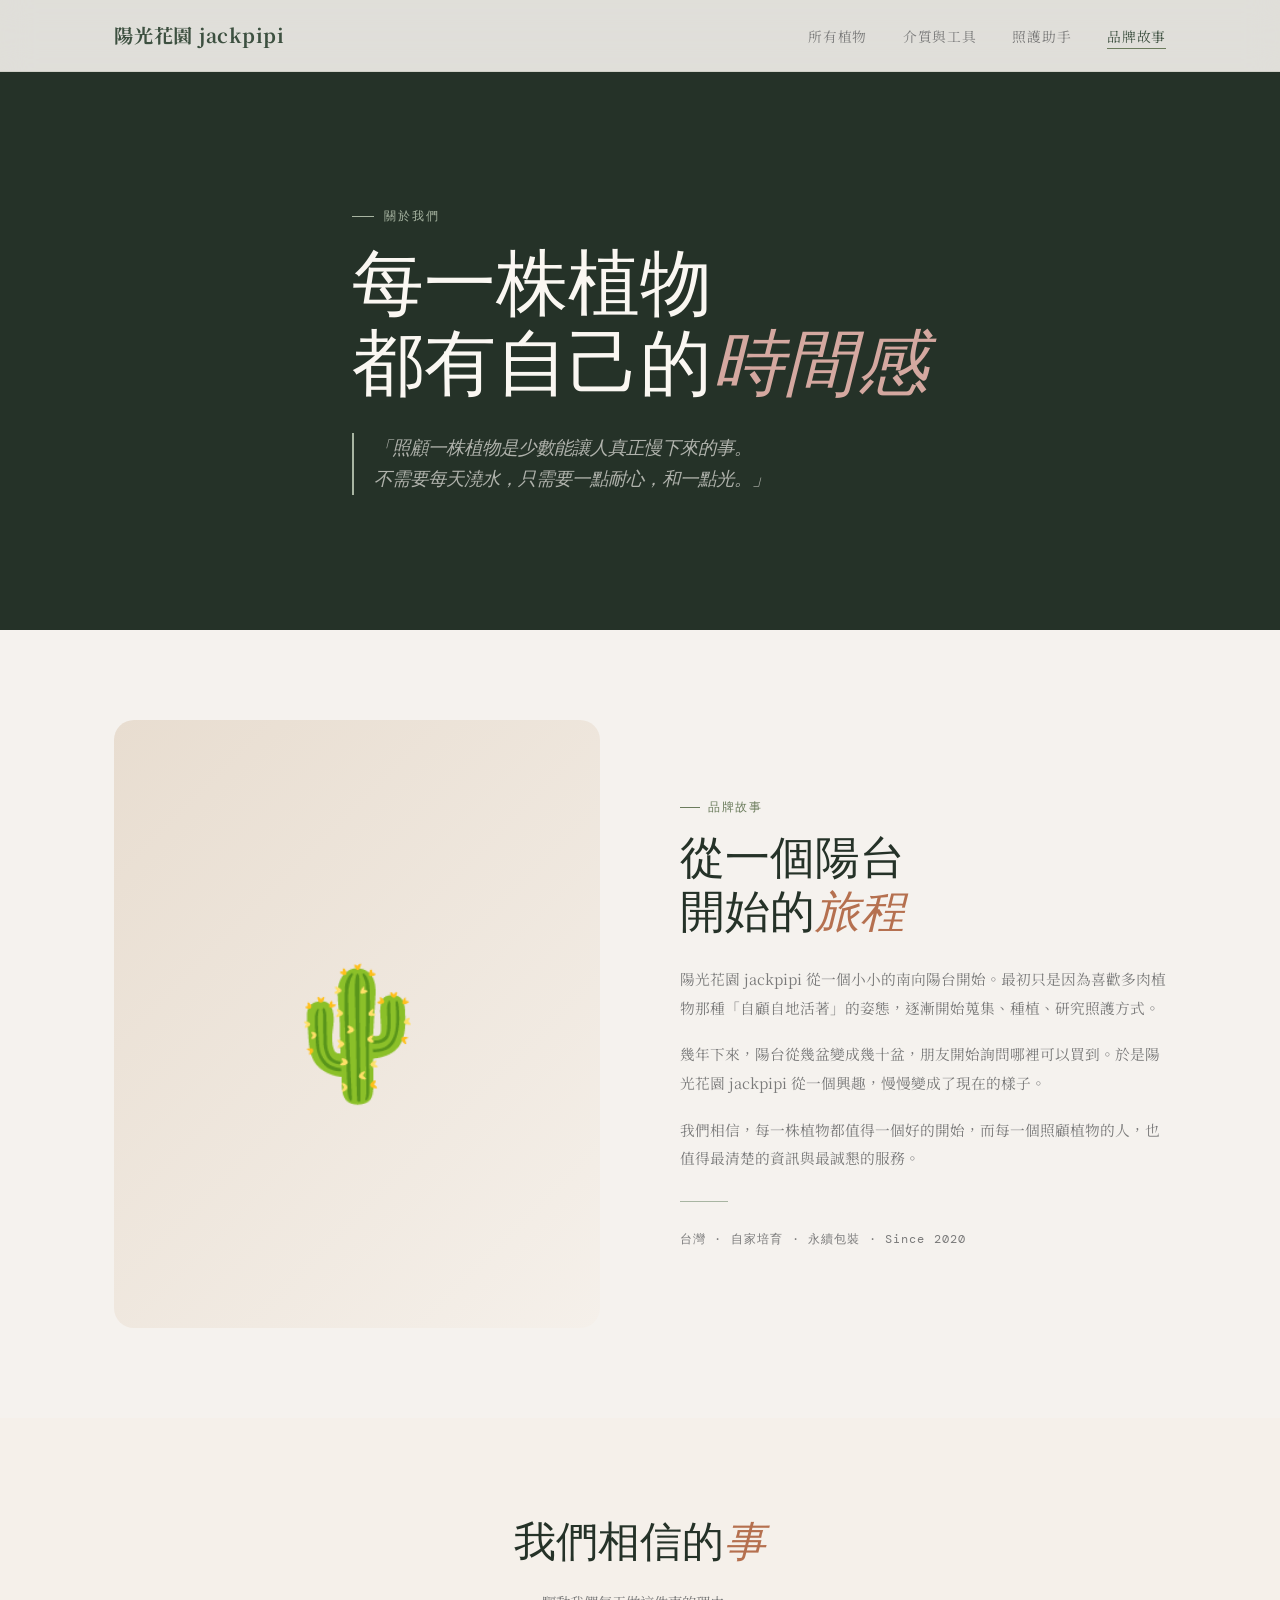
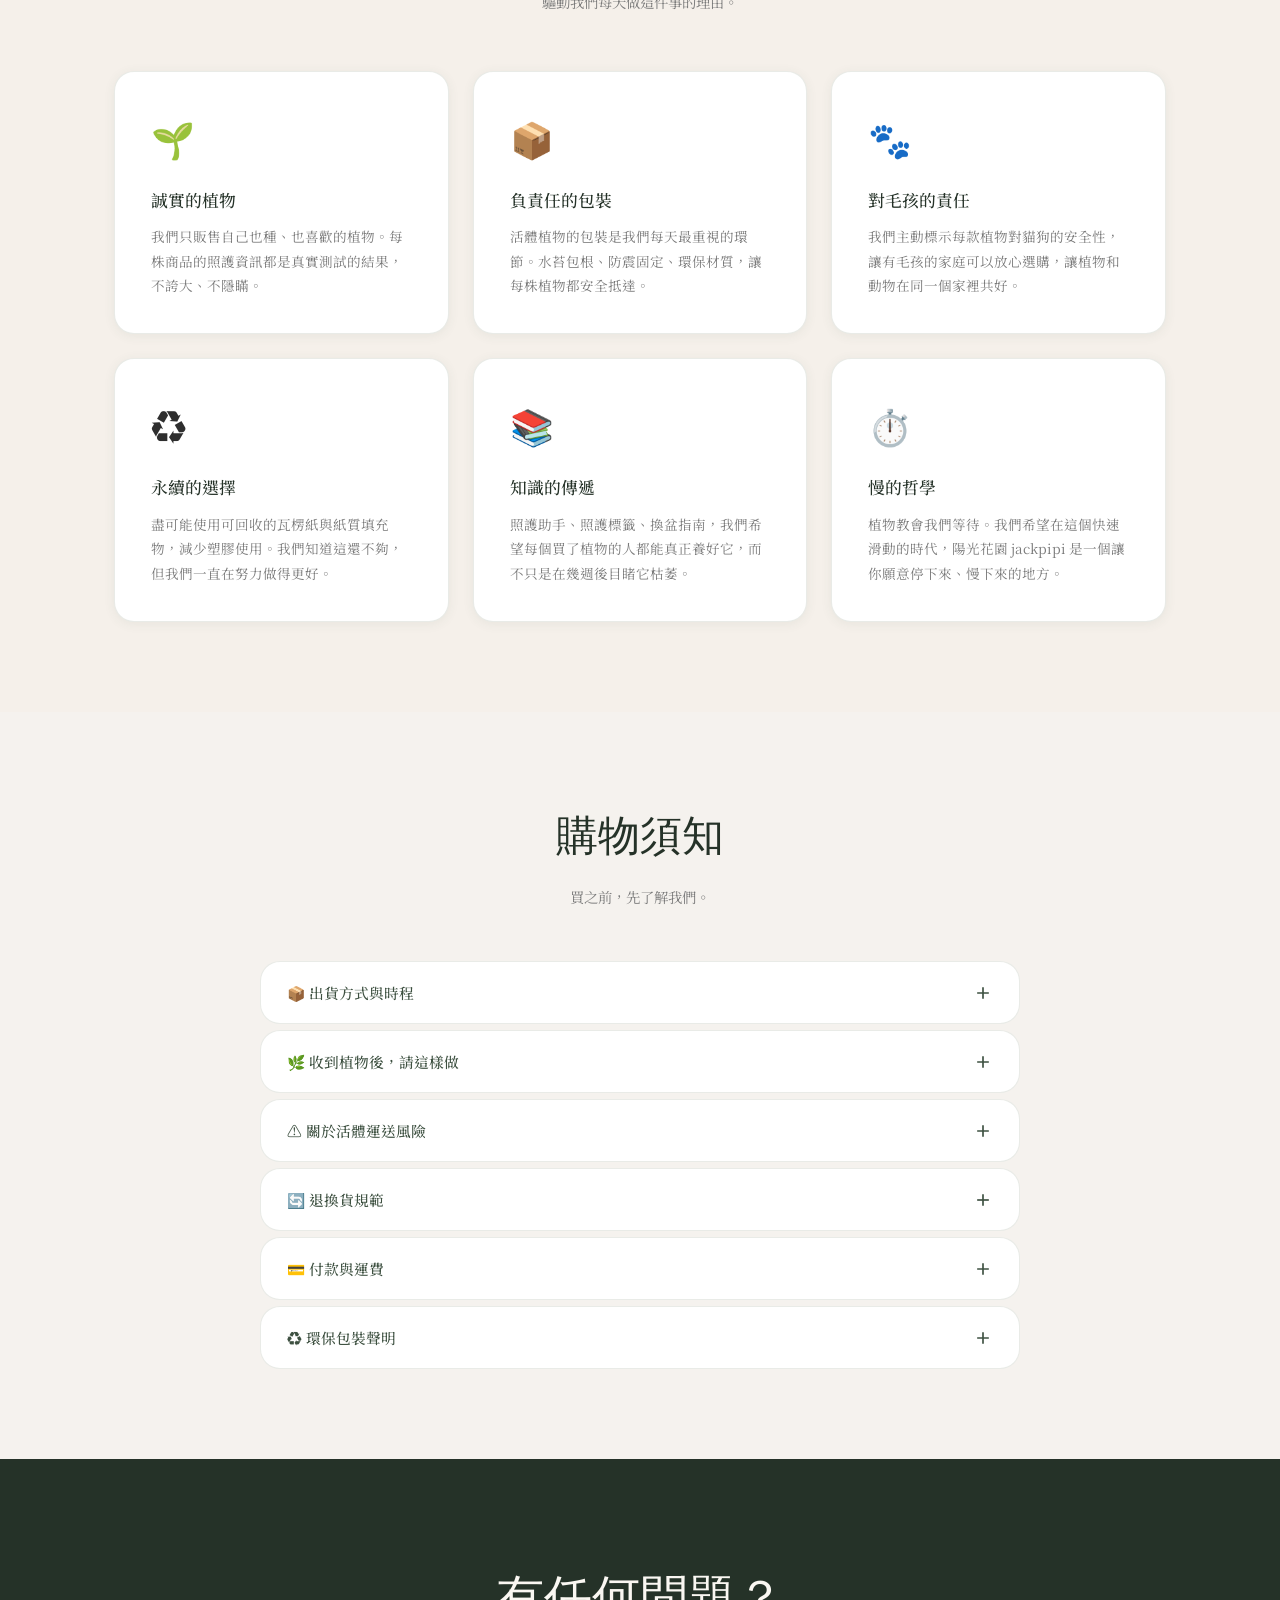
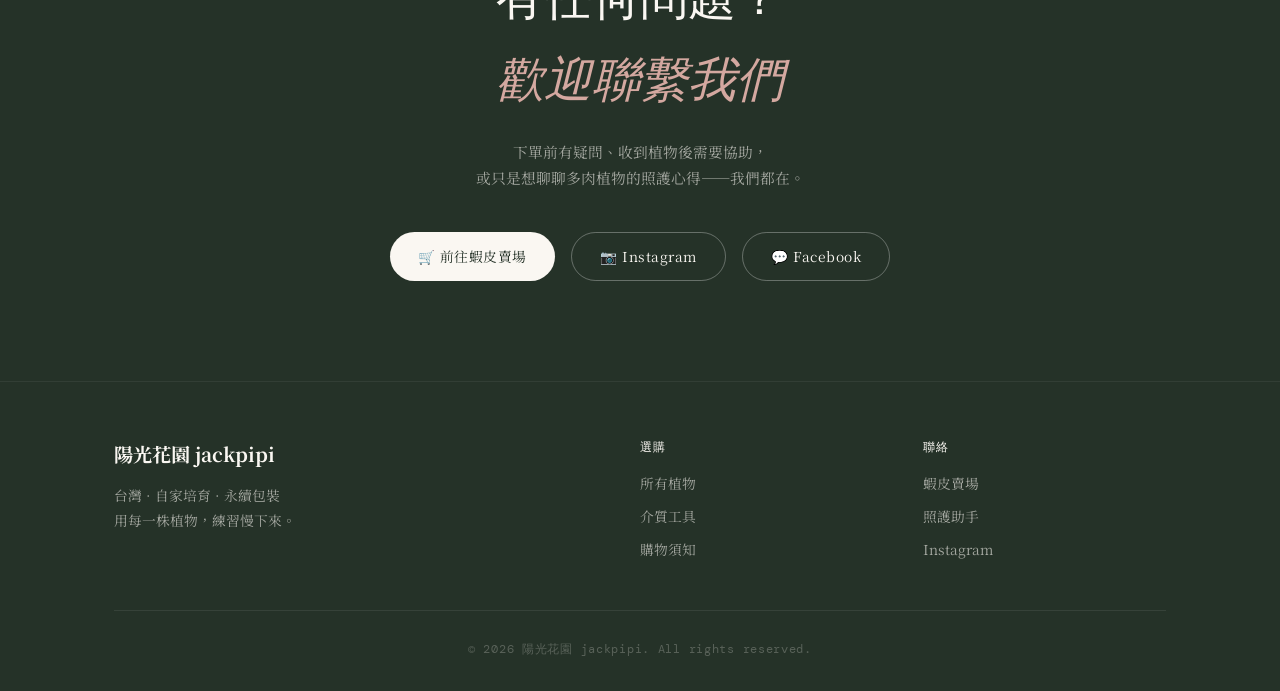
<file: about.html>
<!DOCTYPE html>
<html lang="zh-TW">
<head>
<meta charset="UTF-8"/>
<meta name="viewport" content="width=device-width,initial-scale=1.0"/>
<title>品牌故事 — 陽光花園 jackpipi</title>
<link rel="preconnect" href="https://fonts.googleapis.com"/>
<link rel="preconnect" href="https://fonts.gstatic.com" crossorigin/>
<link href="https://fonts.googleapis.com/css2?family=Noto+Serif+TC:wght@300;400;500;700&family=Cormorant+Garamond:ital,wght@0,300;0,400;1,300&family=DM+Mono:wght@300;400&display=swap" rel="stylesheet"/>
<style>
:root{
  --sage:#A8B5A2;--moss:#6B7C5C;--forest:#3D5040;--deep-forest:#253228;
  --sand:#E8DDD0;--sand-light:#F5F0EA;--blush:#D4A8A0;--terracotta:#B5704F;
  --cream:#FAF7F2;--bg:#F5F2EE;--white:#FFFFFF;--text:#2E2E2E;--text-muted:#7A7A7A;--text-light:#ABABAB;
  --border:rgba(107,124,92,0.15);
  --shadow-sm:0 2px 12px rgba(61,80,64,0.07);
  --shadow-md:0 8px 32px rgba(61,80,64,0.11);
  --shadow-lg:0 24px 64px rgba(61,80,64,0.14);
  --radius-md:12px;--radius-lg:20px;--radius-full:999px;
  --font-serif:'Noto Serif TC',serif;
  --font-display:'Cormorant Garamond',serif;
  --font-mono:'DM Mono',monospace;
  --transition:0.3s cubic-bezier(0.4,0,0.2,1);
  --nav-height:72px;
}
*,*::before,*::after{box-sizing:border-box;margin:0;padding:0}
html{scroll-behavior:smooth}
body{font-family:var(--font-serif);background:var(--bg);color:var(--text);line-height:1.7;-webkit-font-smoothing:antialiased}
a{color:inherit;text-decoration:none}
ul{list-style:none}
button{font-family:inherit;cursor:pointer;border:none;background:none}
.container{max-width:1100px;margin:0 auto;padding:0 24px}
.section{padding:90px 0}

/* NAV */
.nav{position:fixed;top:0;width:100%;z-index:100;height:var(--nav-height);background:rgba(245,242,238,0.9);backdrop-filter:blur(16px);border-bottom:1px solid var(--border);display:flex;align-items:center;transition:all .3s}
.nav__inner{display:flex;align-items:center;justify-content:space-between;width:100%}
.nav__logo{font-family:var(--font-serif);font-size:1.2rem;font-weight:700;color:var(--forest);letter-spacing:0.04em}
.nav__links{display:flex;gap:36px}
.nav__link{font-size:0.86rem;color:var(--text-muted);letter-spacing:0.05em;transition:color var(--transition);position:relative}
.nav__link::after{content:'';position:absolute;bottom:-3px;left:0;right:0;height:1px;background:var(--moss);transform:scaleX(0);transform-origin:left;transition:transform var(--transition)}
.nav__link:hover,.nav__link.active{color:var(--forest)}
.nav__link:hover::after,.nav__link.active::after{transform:scaleX(1)}

/* HERO */
.about-hero{min-height:70vh;display:flex;align-items:center;padding-top:var(--nav-height);background:var(--deep-forest);color:var(--cream);position:relative;overflow:hidden}
.about-hero::before{content:'';position:absolute;inset:0;background:url('https://images.unsplash.com/photo-1459411552884-841db9b3cc2a?auto=format&fit=crop&w=1920&q=80') center/cover;opacity:0.12}
.about-hero__content{position:relative;z-index:1;max-width:700px}
.about-hero__tag{font-family:var(--font-mono);font-size:0.72rem;letter-spacing:0.16em;color:var(--sage);text-transform:uppercase;margin-bottom:20px;display:flex;align-items:center;gap:10px}
.about-hero__tag::before{content:'';width:22px;height:1px;background:var(--sage)}
.about-hero__title{font-family:var(--font-display);font-size:clamp(2.6rem,6vw,4.5rem);font-weight:300;line-height:1.1;margin-bottom:28px}
.about-hero__title em{font-style:italic;color:var(--blush)}
.about-hero__quote{font-family:var(--font-display);font-size:1.15rem;font-style:italic;color:rgba(250,247,242,0.65);line-height:1.7;border-left:2px solid var(--sage);padding-left:20px}

/* STORY */
.story-section{background:var(--bg)}
.story-grid{display:grid;grid-template-columns:1fr 1fr;gap:80px;align-items:center}
.story-img{border-radius:var(--radius-lg);overflow:hidden;aspect-ratio:4/5;background:linear-gradient(135deg,var(--sand) 0%,var(--sand-light) 100%);display:flex;align-items:center;justify-content:center;font-size:8rem;position:relative}
.story-img__deco{position:absolute;width:160px;height:160px;bottom:-20px;right:-20px;background:var(--sage);border-radius:var(--radius-lg);z-index:-1;opacity:0.35}
.story-eyebrow{font-family:var(--font-mono);font-size:0.72rem;letter-spacing:0.14em;color:var(--moss);text-transform:uppercase;margin-bottom:16px;display:flex;align-items:center;gap:8px}
.story-eyebrow::before{content:'';width:20px;height:1px;background:var(--moss)}
.story-title{font-family:var(--font-display);font-size:clamp(1.8rem,3.5vw,2.8rem);font-weight:300;color:var(--deep-forest);line-height:1.2;margin-bottom:24px}
.story-title em{font-style:italic;color:var(--terracotta)}
.story-text{font-size:0.92rem;color:var(--text-muted);line-height:1.95;margin-bottom:18px}
.story-divider{width:48px;height:1px;background:var(--sage);margin:28px 0}
.story-meta{font-family:var(--font-mono);font-size:0.72rem;letter-spacing:0.1em;color:var(--text-muted)}

/* VALUES */
.values-section{background:var(--sand-light)}
.values-header{text-align:center;margin-bottom:56px}
.values-title{font-family:var(--font-display);font-size:clamp(1.8rem,3.5vw,2.6rem);font-weight:300;color:var(--deep-forest);margin-bottom:12px}
.values-title em{font-style:italic;color:var(--terracotta)}
.values-grid{display:grid;grid-template-columns:repeat(3,1fr);gap:24px}
.value-card{background:var(--white);border-radius:var(--radius-lg);padding:36px;border:1px solid var(--border);box-shadow:var(--shadow-sm);transition:transform var(--transition),box-shadow var(--transition)}
.value-card:hover{transform:translateY(-4px);box-shadow:var(--shadow-md)}
.value-icon{font-size:2.2rem;margin-bottom:18px}
.value-title{font-family:var(--font-serif);font-size:1.05rem;font-weight:500;color:var(--deep-forest);margin-bottom:10px}
.value-text{font-size:0.85rem;color:var(--text-muted);line-height:1.8}

/* POLICY */
.policy-section{background:var(--bg)}
.policy-header{text-align:center;margin-bottom:52px}
.policy-title{font-family:var(--font-display);font-size:clamp(1.8rem,3.5vw,2.6rem);font-weight:300;color:var(--deep-forest);margin-bottom:12px}
.policy-title em{font-style:italic;color:var(--terracotta)}
.accordion{max-width:760px;margin:0 auto;display:flex;flex-direction:column;gap:6px}
.acc-item{background:var(--white);border-radius:var(--radius-lg);border:1px solid var(--border);overflow:hidden}
.acc-header{display:flex;align-items:center;justify-content:space-between;padding:20px 26px;cursor:pointer;font-size:0.92rem;font-weight:500;color:var(--forest);transition:background var(--transition);user-select:none;width:100%;text-align:left}
.acc-header:hover{background:var(--sand-light)}
.acc-header.open{background:rgba(107,124,92,0.05)}
.acc-icon{width:20px;height:20px;flex-shrink:0;transition:transform var(--transition)}
.acc-header.open .acc-icon{transform:rotate(45deg)}
.acc-body{max-height:0;overflow:hidden;transition:max-height .38s cubic-bezier(0.4,0,0.2,1)}
.acc-inner{padding:0 26px 22px;font-size:0.88rem;color:var(--text-muted);line-height:1.9;border-top:1px solid var(--border)}
.acc-inner p{margin-top:14px}
.acc-inner p:first-child{margin-top:18px}
.acc-inner strong{color:var(--text)}

/* CONTACT */
.contact-section{background:var(--deep-forest);color:var(--cream);text-align:center;padding:100px 0}
.contact-title{font-family:var(--font-display);font-size:clamp(2rem,4vw,3rem);font-weight:300;margin-bottom:16px}
.contact-title em{font-style:italic;color:var(--blush)}
.contact-desc{font-size:0.92rem;color:rgba(250,247,242,.6);margin-bottom:40px;line-height:1.8}
.contact-links{display:flex;gap:16px;justify-content:center;flex-wrap:wrap}
.contact-link{padding:12px 28px;border-radius:var(--radius-full);font-size:0.86rem;font-family:var(--font-serif);letter-spacing:0.04em;transition:all var(--transition);cursor:pointer;display:inline-flex;align-items:center;gap:8px}
.contact-link--primary{background:var(--cream);color:var(--deep-forest)}
.contact-link--primary:hover{background:var(--sand);transform:translateY(-2px)}
.contact-link--outline{border:1px solid rgba(255,255,255,.3);color:var(--cream)}
.contact-link--outline:hover{border-color:var(--cream);background:rgba(255,255,255,.08)}

/* FOOTER */
footer{background:var(--deep-forest);color:rgba(250,247,242,.6);padding:56px 0 32px;border-top:1px solid rgba(255,255,255,.06)}
.footer-grid{display:grid;grid-template-columns:2fr 1fr 1fr;gap:40px;padding-bottom:48px;border-bottom:1px solid rgba(255,255,255,.08)}
.footer-logo{font-family:var(--font-serif);font-size:1.2rem;font-weight:700;color:var(--cream);margin-bottom:12px}
.footer-col-title{color:var(--cream);margin-bottom:14px;font-family:var(--font-mono);font-size:0.72rem;letter-spacing:0.12em;text-transform:uppercase}
.footer-links{display:flex;flex-direction:column;gap:10px;font-size:0.86rem}
.footer-link{color:inherit;transition:color var(--transition)}
.footer-link:hover{color:var(--cream)}
.footer-bottom{text-align:center;margin-top:28px;font-size:0.74rem;opacity:.4;font-family:var(--font-mono);letter-spacing:.06em}

/* RWD */
@media(max-width:768px){
  .nav__links{display:none}
  .story-grid{grid-template-columns:1fr;gap:40px}
  .values-grid{grid-template-columns:1fr}
  .contact-links{flex-direction:column;align-items:center}
  .footer-grid{grid-template-columns:1fr}
  .section{padding:64px 0}
}
@media(max-width:480px){
  .container{padding:0 16px}
  .about-hero{min-height:60vh}
}
</style>
</head>
<body>

<!-- NAV -->
<nav class="nav" id="nav">
  <div class="container nav__inner">
    <a href="index.html" class="nav__logo">陽光花園 jackpipi</a>
    <ul class="nav__links">
      <li><a href="product.html" class="nav__link">所有植物</a></li>
      <li><a href="tools.html" class="nav__link">介質與工具</a></li>
      <li><a href="pet.html" class="nav__link">照護助手</a></li>
      <li><a href="about.html" class="nav__link active">品牌故事</a></li>
    </ul>
  </div>
</nav>

<!-- HERO -->
<section class="about-hero">
  <div class="container">
    <div class="about-hero__content">
      <p class="about-hero__tag">關於我們</p>
      <h1 class="about-hero__title">每一株植物<br>都有自己的<em>時間感</em></h1>
      <p class="about-hero__quote">
        「照顧一株植物是少數能讓人真正慢下來的事。<br>
        不需要每天澆水，只需要一點耐心，和一點光。」
      </p>
    </div>
  </div>
</section>

<!-- STORY -->
<section class="section story-section">
  <div class="container">
    <div class="story-grid">
      <div class="story-img" style="position:relative">
        🌵
        <div class="story-img__deco"></div>
      </div>
      <div>
        <p class="story-eyebrow">品牌故事</p>
        <h2 class="story-title">從一個陽台<br>開始的<em>旅程</em></h2>
        <p class="story-text">陽光花園 jackpipi 從一個小小的南向陽台開始。最初只是因為喜歡多肉植物那種「自顧自地活著」的姿態，逐漸開始蒐集、種植、研究照護方式。</p>
        <p class="story-text">幾年下來，陽台從幾盆變成幾十盆，朋友開始詢問哪裡可以買到。於是陽光花園 jackpipi 從一個興趣，慢慢變成了現在的樣子。</p>
        <p class="story-text">我們相信，每一株植物都值得一個好的開始，而每一個照顧植物的人，也值得最清楚的資訊與最誠懇的服務。</p>
        <div class="story-divider"></div>
        <p class="story-meta">台灣 · 自家培育 · 永續包裝 · Since 2020</p>
      </div>
    </div>
  </div>
</section>

<!-- VALUES -->
<section class="section values-section">
  <div class="container">
    <div class="values-header">
      <h2 class="values-title">我們相信的<em>事</em></h2>
      <p style="color:var(--text-muted);font-size:0.9rem">驅動我們每天做這件事的理由。</p>
    </div>
    <div class="values-grid">
      <div class="value-card">
        <div class="value-icon">🌱</div>
        <h3 class="value-title">誠實的植物</h3>
        <p class="value-text">我們只販售自己也種、也喜歡的植物。每株商品的照護資訊都是真實測試的結果，不誇大、不隱瞞。</p>
      </div>
      <div class="value-card">
        <div class="value-icon">📦</div>
        <h3 class="value-title">負責任的包裝</h3>
        <p class="value-text">活體植物的包裝是我們每天最重視的環節。水苔包根、防震固定、環保材質，讓每株植物都安全抵達。</p>
      </div>
      <div class="value-card">
        <div class="value-icon">🐾</div>
        <h3 class="value-title">對毛孩的責任</h3>
        <p class="value-text">我們主動標示每款植物對貓狗的安全性，讓有毛孩的家庭可以放心選購，讓植物和動物在同一個家裡共好。</p>
      </div>
      <div class="value-card">
        <div class="value-icon">♻️</div>
        <h3 class="value-title">永續的選擇</h3>
        <p class="value-text">盡可能使用可回收的瓦楞紙與紙質填充物，減少塑膠使用。我們知道這還不夠，但我們一直在努力做得更好。</p>
      </div>
      <div class="value-card">
        <div class="value-icon">📚</div>
        <h3 class="value-title">知識的傳遞</h3>
        <p class="value-text">照護助手、照護標籤、換盆指南，我們希望每個買了植物的人都能真正養好它，而不只是在幾週後目睹它枯萎。</p>
      </div>
      <div class="value-card">
        <div class="value-icon">⏱️</div>
        <h3 class="value-title">慢的哲學</h3>
        <p class="value-text">植物教會我們等待。我們希望在這個快速滑動的時代，陽光花園 jackpipi 是一個讓你願意停下來、慢下來的地方。</p>
      </div>
    </div>
  </div>
</section>

<!-- POLICY -->
<section class="section policy-section" id="policy">
  <div class="container">
    <div class="policy-header">
      <h2 class="policy-title">購物須知</h2>
      <p style="color:var(--text-muted);font-size:0.9rem">買之前，先了解我們。</p>
    </div>
    <div class="accordion">
      <div class="acc-item">
        <button class="acc-header">
          <span>📦 出貨方式與時程</span>
          <svg class="acc-icon" viewBox="0 0 24 24" fill="none" stroke="currentColor" stroke-width="2"><line x1="12" y1="5" x2="12" y2="19"/><line x1="5" y1="12" x2="19" y2="12"/></svg>
        </button>
        <div class="acc-body">
          <div class="acc-inner">
            <p>所有多肉植物均以<strong>脫盆方式</strong>寄送，根系以水苔妥善包覆，並以防震材料固定於包裝盒中。</p>
            <p><strong>出貨時程：</strong>週一至週五下單，2 個工作天內出貨。例假日訂單於下一個工作日起算。</p>
            <p><strong>夏季特別公告（6–9 月）：</strong>週四後下單將順延至隔週一出貨，以避免植株在物流倉儲環境中過度悶熱。</p>
          </div>
        </div>
      </div>
      <div class="acc-item">
        <button class="acc-header">
          <span>🌿 收到植物後，請這樣做</span>
          <svg class="acc-icon" viewBox="0 0 24 24" fill="none" stroke="currentColor" stroke-width="2"><line x1="12" y1="5" x2="12" y2="19"/><line x1="5" y1="12" x2="19" y2="12"/></svg>
        </button>
        <div class="acc-body">
          <div class="acc-inner">
            <p>開箱後先讓植物在室內<strong>散射光環境</strong>下「緩苗」3–5 天。緩苗期間暫勿澆水，讓根系適應新環境。</p>
            <p>若葉片有輕微軟化，屬運送正常反應，靜置 2–3 天後即可恢復。</p>
            <p>緩苗結束後，再依各植物的照護說明正常照料。可前往「<a href="pet.html" style="color:var(--moss)">照護助手</a>」查詢各品種照護細節。</p>
          </div>
        </div>
      </div>
      <div class="acc-item">
        <button class="acc-header">
          <span>⚠️ 關於活體運送風險</span>
          <svg class="acc-icon" viewBox="0 0 24 24" fill="none" stroke="currentColor" stroke-width="2"><line x1="12" y1="5" x2="12" y2="19"/><line x1="5" y1="12" x2="19" y2="12"/></svg>
        </button>
        <div class="acc-body">
          <div class="acc-inner">
            <p>活體植物屬生鮮商品，以下屬正常運送狀況，<strong>不列入退換貨範圍</strong>：</p>
            <p>・ 葉片因碰撞產生輕微壓痕（不影響後續生長）<br>・ 底部老葉因震動脫落（屬正常代謝現象）<br>・ 粉霜品種（如霜之朝）表面蠟粉因碰觸減少</p>
            <p>若到貨時植株有<strong>嚴重腐爛、斷根或與商品描述嚴重不符</strong>，請於收貨 <strong>48 小時內</strong>附照片聯繫我們。</p>
          </div>
        </div>
      </div>
      <div class="acc-item">
        <button class="acc-header">
          <span>🔄 退換貨規範</span>
          <svg class="acc-icon" viewBox="0 0 24 24" fill="none" stroke="currentColor" stroke-width="2"><line x1="12" y1="5" x2="12" y2="19"/><line x1="5" y1="12" x2="19" y2="12"/></svg>
        </button>
        <div class="acc-body">
          <div class="acc-inner">
            <p><strong>不接受退換貨的情形：</strong></p>
            <p>・ 因買家個人照顧不當導致的枯萎或死亡<br>・ 超過 48 小時後才提出的異常申請<br>・ 因季節色差（多肉顏色受日照與溫差影響屬正常現象）<br>・ 更改心意或個人因素</p>
            <p>我們相信每一株植物都值得一個好的家，若您對商品有任何疑問，<strong>歡迎下單前先聯繫我們</strong>。</p>
          </div>
        </div>
      </div>
      <div class="acc-item">
        <button class="acc-header">
          <span>💳 付款與運費</span>
          <svg class="acc-icon" viewBox="0 0 24 24" fill="none" stroke="currentColor" stroke-width="2"><line x1="12" y1="5" x2="12" y2="19"/><line x1="5" y1="12" x2="19" y2="12"/></svg>
        </button>
        <div class="acc-body">
          <div class="acc-inner">
            <p>目前主要透過<strong>蝦皮賣場</strong>完成付款，支援蝦皮支付、信用卡、ATM 轉帳等多種方式。</p>
            <p><strong>運費說明：</strong>依實際包裝重量與物流方式計算，蝦皮賣場上顯示的運費為準。單次訂單滿 NT$ 800 享免運優惠（活動期間）。</p>
          </div>
        </div>
      </div>
      <div class="acc-item">
        <button class="acc-header">
          <span>♻️ 環保包裝聲明</span>
          <svg class="acc-icon" viewBox="0 0 24 24" fill="none" stroke="currentColor" stroke-width="2"><line x1="12" y1="5" x2="12" y2="19"/><line x1="5" y1="12" x2="19" y2="12"/></svg>
        </button>
        <div class="acc-body">
          <div class="acc-inner">
            <p>我們使用<strong>可回收瓦楞紙</strong>與紙質緩衝材作為主要包材，填充物優先選用可堆肥的天然素材，盡可能減少一次性塑膠的使用。</p>
            <p>感謝你與我們一起，對地球溫柔一點。🌍</p>
          </div>
        </div>
      </div>
    </div>
  </div>
</section>

<!-- CONTACT -->
<section class="contact-section">
  <div class="container">
    <h2 class="contact-title">有任何問題？<br><em>歡迎聯繫我們</em></h2>
    <p class="contact-desc">
      下單前有疑問、收到植物後需要協助，<br>
      或只是想聊聊多肉植物的照護心得——我們都在。
    </p>
    <div class="contact-links">
      <a href="https://tw.shp.ee/nfaoQgHT" target="_blank" class="contact-link contact-link--primary">🛒 前往蝦皮賣場</a>
      <a href="#" class="contact-link contact-link--outline">📷 Instagram</a>
      <a href="#" class="contact-link contact-link--outline">💬 Facebook</a>
    </div>
  </div>
</section>

<!-- FOOTER -->
<footer>
  <div class="container">
    <div class="footer-grid">
      <div>
        <div class="footer-logo">陽光花園 jackpipi</div>
        <p style="font-size:.86rem;line-height:1.85;max-width:260px">台灣 · 自家培育 · 永續包裝<br>用每一株植物，練習慢下來。</p>
      </div>
      <div>
        <p class="footer-col-title">選購</p>
        <ul class="footer-links">
          <li><a href="product.html" class="footer-link">所有植物</a></li>
          <li><a href="tools.html" class="footer-link">介質工具</a></li>
          <li><a href="#policy" class="footer-link">購物須知</a></li>
        </ul>
      </div>
      <div>
        <p class="footer-col-title">聯絡</p>
        <ul class="footer-links">
          <li><a href="https://tw.shp.ee/nfaoQgHT" target="_blank" class="footer-link">蝦皮賣場</a></li>
          <li><a href="pet.html" class="footer-link">照護助手</a></li>
          <li><a href="#" class="footer-link">Instagram</a></li>
        </ul>
      </div>
    </div>
    <div class="footer-bottom">© 2026 陽光花園 jackpipi. All rights reserved.</div>
  </div>
</footer>

<script>
// Accordion
document.querySelectorAll('.acc-header').forEach(h=>{
  h.addEventListener('click',()=>{
    const isOpen=h.classList.contains('open');
    document.querySelectorAll('.acc-header').forEach(x=>{x.classList.remove('open');x.nextElementSibling.style.maxHeight='0'});
    if(!isOpen){h.classList.add('open');h.nextElementSibling.style.maxHeight=h.nextElementSibling.scrollHeight+'px';}
  });
});
// Nav scroll
window.addEventListener('scroll',()=>{
  const nav=document.getElementById('nav');
  nav.style.background=window.scrollY>40?'rgba(245,242,238,0.96)':'rgba(245,242,238,0.9)';
  nav.style.boxShadow=window.scrollY>40?'0 4px 20px rgba(0,0,0,0.05)':'none';
});
// Hash scroll
if(location.hash==='#policy'){
  setTimeout(()=>{
    const el=document.getElementById('policy');
    if(el){const navH=document.getElementById('nav').offsetHeight;window.scrollTo({top:el.offsetTop-navH,behavior:'smooth'});}
  },300);
}
</script>
</body>
</html>
</file>
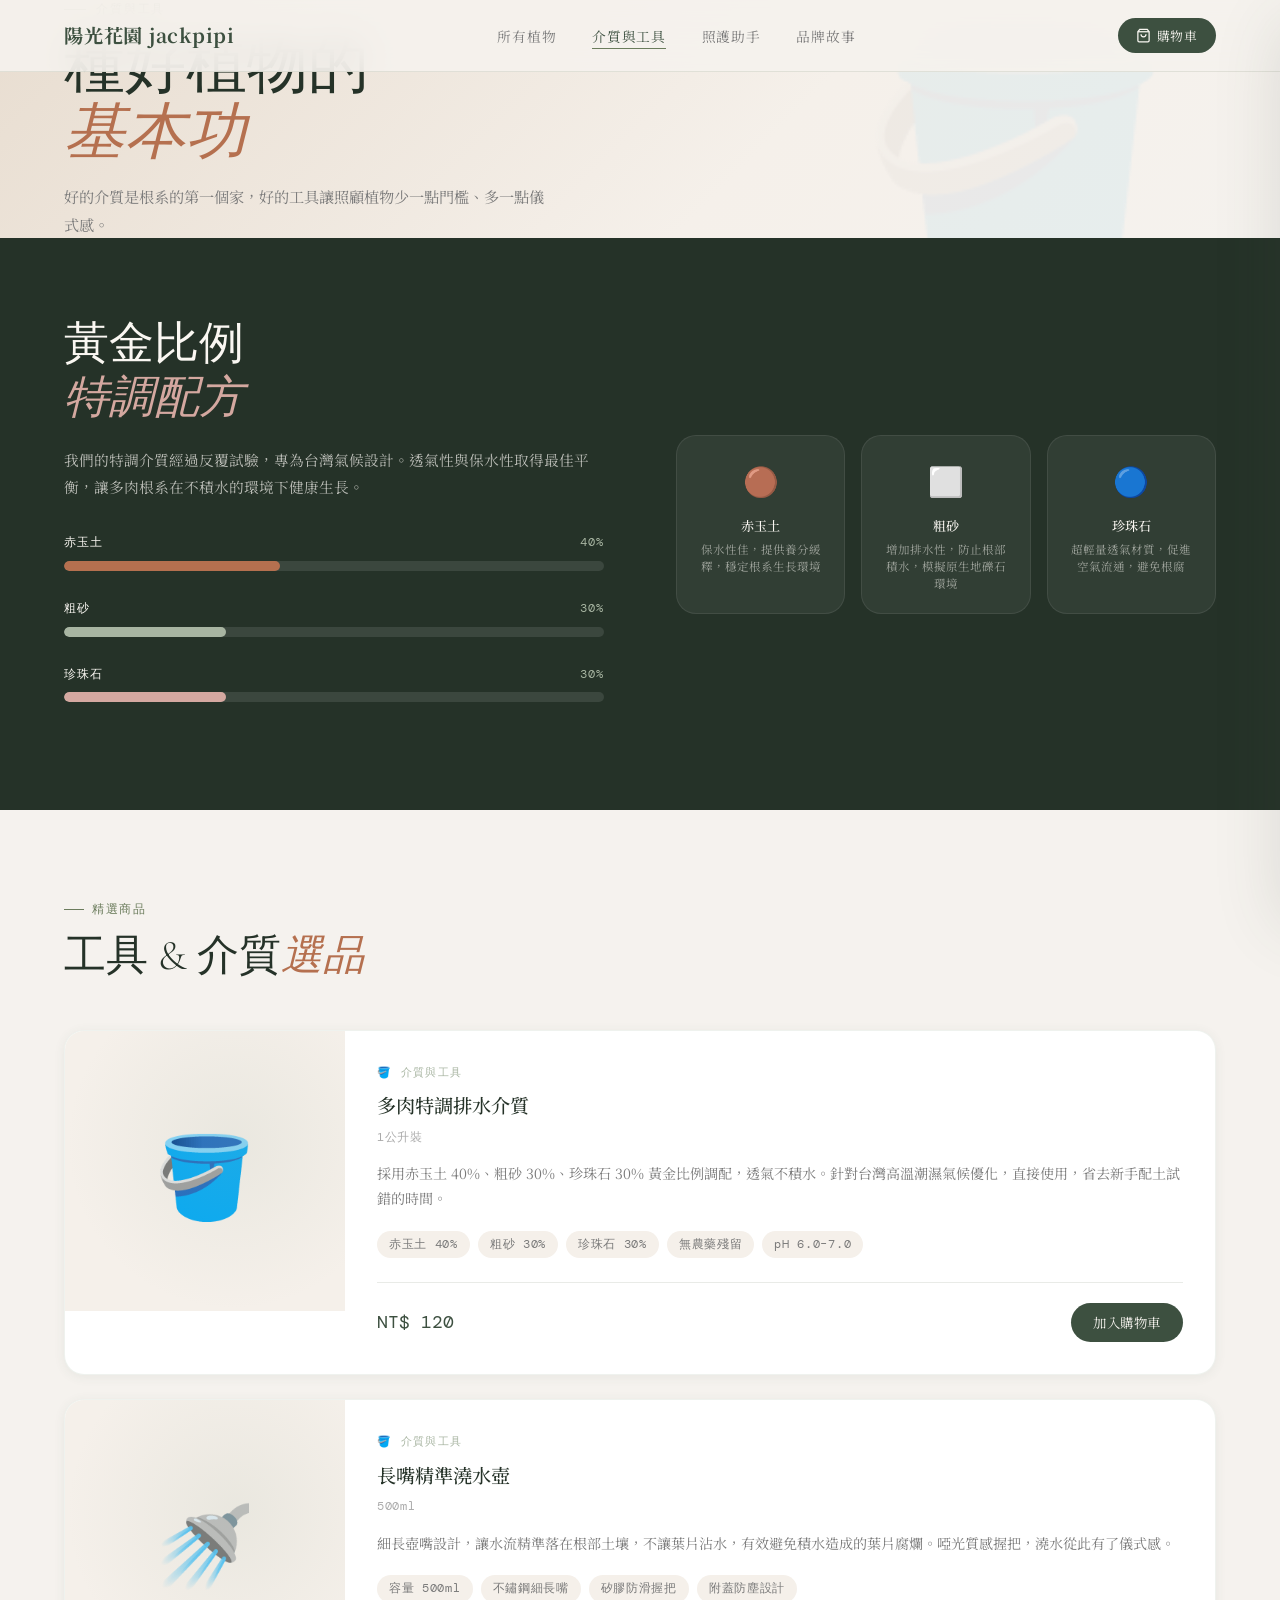
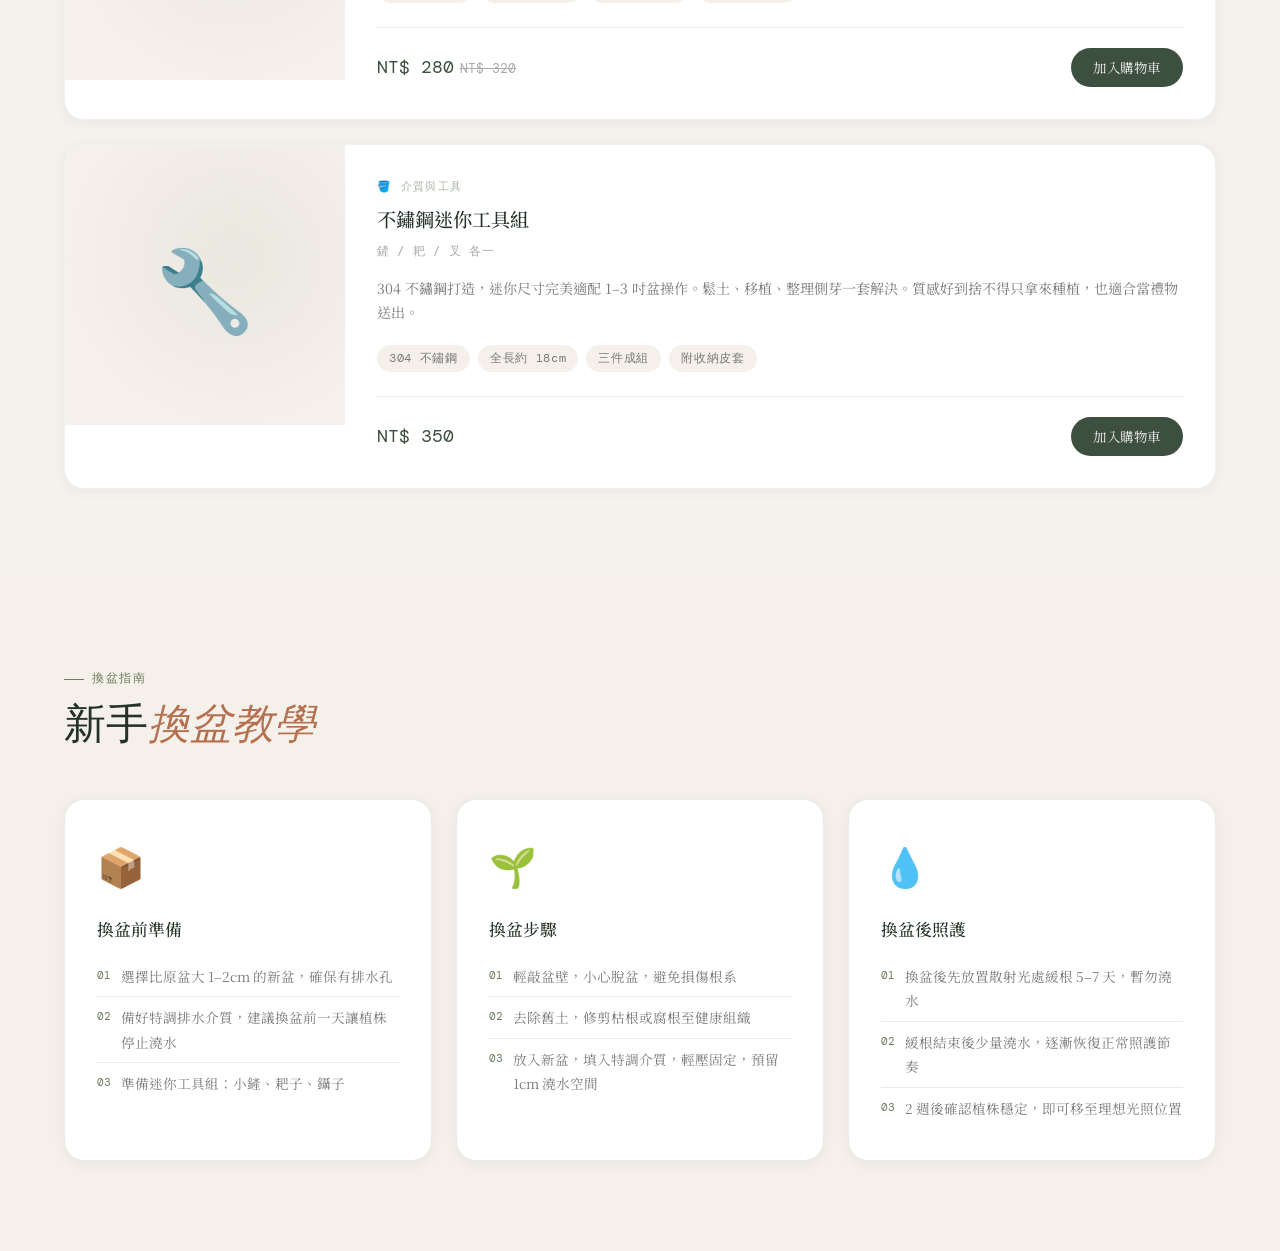
<file: tools.html>
<!DOCTYPE html>
<html lang="zh-TW">
<head>
<meta charset="UTF-8"/>
<meta name="viewport" content="width=device-width,initial-scale=1.0"/>
<title>介質與工具 — 陽光花園 jackpipi</title>
<link rel="preconnect" href="https://fonts.googleapis.com"/>
<link rel="preconnect" href="https://fonts.gstatic.com" crossorigin/>
<link href="https://fonts.googleapis.com/css2?family=Noto+Serif+TC:wght@300;400;500;700&family=Cormorant+Garamond:ital,wght@0,300;0,400;1,300&family=DM+Mono:wght@300;400&display=swap" rel="stylesheet"/>
<style>
:root{
  --sage:#A8B5A2;--moss:#6B7C5C;--forest:#3D5040;--deep-forest:#253228;
  --sand:#E8DDD0;--sand-light:#F5F0EA;--blush:#D4A8A0;--terracotta:#B5704F;
  --cream:#FAF7F2;--bg:#F5F2EE;--white:#FFFFFF;--text:#2E2E2E;--text-muted:#7A7A7A;--text-light:#ABABAB;
  --border:rgba(107,124,92,0.15);
  --shadow-sm:0 2px 12px rgba(61,80,64,0.07);
  --shadow-md:0 8px 32px rgba(61,80,64,0.11);
  --shadow-lg:0 24px 64px rgba(61,80,64,0.14);
  --radius-md:12px;--radius-lg:20px;--radius-full:999px;
  --font-serif:'Noto Serif TC',serif;
  --font-display:'Cormorant Garamond',serif;
  --font-mono:'DM Mono',monospace;
  --transition:0.3s cubic-bezier(0.4,0,0.2,1);
  --nav-height:72px;
}
*,*::before,*::after{box-sizing:border-box;margin:0;padding:0}
html{scroll-behavior:smooth}
body{font-family:var(--font-serif);background:var(--bg);color:var(--text);line-height:1.7;-webkit-font-smoothing:antialiased}
img{display:block;max-width:100%;object-fit:cover}
a{color:inherit;text-decoration:none}
ul{list-style:none}
button{font-family:inherit;cursor:pointer;border:none;background:none}
.container{max-width:1200px;margin:0 auto;padding:0 24px}
.section{padding:90px 0}

/* NAV */
.nav{position:fixed;top:0;width:100%;z-index:100;height:var(--nav-height);background:rgba(245,242,238,0.9);backdrop-filter:blur(16px);border-bottom:1px solid var(--border);display:flex;align-items:center;transition:all .3s}
.nav__inner{display:flex;align-items:center;justify-content:space-between;width:100%}
.nav__logo{font-family:var(--font-serif);font-size:1.2rem;font-weight:700;color:var(--forest);letter-spacing:0.04em}
.nav__links{display:flex;gap:36px}
.nav__link{font-size:0.86rem;color:var(--text-muted);letter-spacing:0.05em;transition:color var(--transition);position:relative}
.nav__link::after{content:'';position:absolute;bottom:-3px;left:0;right:0;height:1px;background:var(--moss);transform:scaleX(0);transform-origin:left;transition:transform var(--transition)}
.nav__link:hover,.nav__link.active{color:var(--forest)}
.nav__link:hover::after,.nav__link.active::after{transform:scaleX(1)}
.nav__cart{display:flex;align-items:center;gap:6px;padding:8px 18px;background:var(--forest);color:var(--cream);border-radius:var(--radius-full);font-size:0.8rem;letter-spacing:0.06em;transition:all var(--transition);cursor:pointer}
.nav__cart:hover{background:var(--deep-forest);transform:translateY(-1px)}
.cart-count{display:none;align-items:center;justify-content:center;width:18px;height:18px;background:var(--blush);color:#fff;border-radius:50%;font-size:0.68rem;font-family:var(--font-mono)}

/* PAGE HEADER */
.page-header{padding:calc(var(--nav-height)+70px) 0 70px;background:linear-gradient(135deg,var(--sand) 0%,var(--sand-light) 60%,var(--bg) 100%);position:relative;overflow:hidden}
.page-header::after{content:'🪣';position:absolute;right:8%;bottom:-20px;font-size:16rem;opacity:0.05;pointer-events:none;line-height:1}
.page-header__eyebrow{font-family:var(--font-mono);font-size:0.72rem;letter-spacing:0.16em;color:var(--moss);text-transform:uppercase;margin-bottom:14px;display:flex;align-items:center;gap:10px}
.page-header__eyebrow::before{content:'';width:22px;height:1px;background:var(--moss)}
.page-header__title{font-family:var(--font-display);font-size:clamp(2.4rem,5vw,3.8rem);font-weight:300;color:var(--deep-forest);line-height:1.1;margin-bottom:16px}
.page-header__title em{font-style:italic;color:var(--terracotta)}
.page-header__desc{font-size:0.95rem;color:var(--text-muted);max-width:480px;line-height:1.8}

/* SOIL FORMULA SECTION */
.formula-section{background:var(--deep-forest);color:var(--cream);padding:80px 0}
.formula-grid{display:grid;grid-template-columns:1fr 1fr;gap:72px;align-items:center}
.formula-title{font-family:var(--font-display);font-size:clamp(1.8rem,3.5vw,2.8rem);font-weight:300;line-height:1.2;margin-bottom:20px}
.formula-title em{font-style:italic;color:var(--blush)}
.formula-desc{font-size:0.92rem;color:rgba(250,247,242,.7);line-height:1.9;margin-bottom:32px}
.formula-bar{margin-bottom:28px}
.formula-bar__label{display:flex;justify-content:space-between;margin-bottom:8px;font-family:var(--font-mono);font-size:0.72rem;letter-spacing:0.1em;text-transform:uppercase}
.formula-bar__label span:last-child{color:var(--sage)}
.formula-bar__track{height:10px;background:rgba(255,255,255,0.1);border-radius:var(--radius-full);overflow:hidden}
.formula-bar__fill{height:100%;border-radius:var(--radius-full);animation:barGrow 1s ease both}
@keyframes barGrow{from{width:0}to{width:var(--w)}}
.formula-ingredients{display:grid;grid-template-columns:repeat(3,1fr);gap:16px}
.ingredient{background:rgba(255,255,255,0.06);border-radius:var(--radius-lg);padding:20px;text-align:center;border:1px solid rgba(255,255,255,0.08);transition:background var(--transition)}
.ingredient:hover{background:rgba(107,124,92,0.2)}
.ingredient__icon{font-size:1.8rem;margin-bottom:10px}
.ingredient__name{font-size:0.82rem;font-weight:500;margin-bottom:4px}
.ingredient__desc{font-size:0.72rem;color:rgba(250,247,242,.55);line-height:1.5}

/* PRODUCTS SECTION */
.products-section{background:var(--bg)}
.section-eyebrow{font-family:var(--font-mono);font-size:0.72rem;letter-spacing:0.14em;color:var(--moss);text-transform:uppercase;margin-bottom:12px;display:flex;align-items:center;gap:8px}
.section-eyebrow::before{content:'';width:20px;height:1px;background:var(--moss)}
.section-title{font-family:var(--font-display);font-size:clamp(1.8rem,3.5vw,2.6rem);font-weight:300;color:var(--deep-forest);line-height:1.2;margin-bottom:48px}
.section-title em{font-style:italic;color:var(--terracotta)}

/* TOOL CARD — 橫排大卡 */
.tool-cards{display:flex;flex-direction:column;gap:24px}
.tool-card{display:grid;grid-template-columns:280px 1fr;background:var(--white);border-radius:var(--radius-lg);overflow:hidden;box-shadow:var(--shadow-sm);border:1px solid rgba(168,181,162,0.18);transition:transform var(--transition),box-shadow var(--transition)}
.tool-card:hover{transform:translateY(-4px);box-shadow:var(--shadow-lg)}
.tool-card__visual{background:var(--sand-light);display:flex;align-items:center;justify-content:center;font-size:5rem;aspect-ratio:1/1;max-height:280px;position:relative;overflow:hidden;flex-shrink:0}
.tool-card__visual::after{content:'';position:absolute;inset:0;background:radial-gradient(circle at 60% 40%,rgba(168,181,162,0.15),transparent 70%)}
.tool-card__body{padding:32px;display:flex;flex-direction:column;justify-content:space-between}
.tool-card__cat{font-family:var(--font-mono);font-size:0.68rem;letter-spacing:0.12em;color:var(--sage);text-transform:uppercase;margin-bottom:8px}
.tool-card__name{font-family:var(--font-serif);font-size:1.2rem;font-weight:500;color:var(--deep-forest);margin-bottom:6px}
.tool-card__size{font-family:var(--font-mono);font-size:0.72rem;color:var(--text-light);margin-bottom:14px;letter-spacing:0.06em}
.tool-card__desc{font-size:0.88rem;color:var(--text-muted);line-height:1.75;margin-bottom:20px;flex:1}
.tool-card__specs{display:flex;flex-wrap:wrap;gap:8px;margin-bottom:24px}
.spec-tag{padding:4px 12px;background:var(--sand-light);border-radius:var(--radius-full);font-size:0.72rem;font-family:var(--font-mono);color:var(--text-muted);letter-spacing:0.06em}
.tool-card__footer{display:flex;align-items:center;justify-content:space-between;padding-top:20px;border-top:1px solid var(--border)}
.tool-card__price{font-family:var(--font-mono);font-size:1.1rem;color:var(--forest)}
.tool-card__price del{font-size:0.82rem;color:var(--text-light);margin-left:6px}
.btn-add{padding:10px 22px;background:var(--forest);color:var(--cream);border-radius:var(--radius-full);font-size:0.84rem;font-family:var(--font-serif);letter-spacing:0.04em;transition:all var(--transition);border:none;cursor:pointer}
.btn-add:hover{background:var(--deep-forest);transform:scale(1.04)}
.btn-add.added{background:var(--sage);pointer-events:none}

/* GUIDE SECTION */
.guide-section{background:var(--sand-light)}
.guide-grid{display:grid;grid-template-columns:repeat(3,1fr);gap:24px}
.guide-card{background:var(--white);border-radius:var(--radius-lg);padding:32px;border:1px solid var(--border);box-shadow:var(--shadow-sm)}
.guide-icon{font-size:2.4rem;margin-bottom:18px}
.guide-title{font-family:var(--font-serif);font-size:1.05rem;font-weight:500;color:var(--deep-forest);margin-bottom:12px}
.guide-text{font-size:0.85rem;color:var(--text-muted);line-height:1.8}
.guide-step{display:flex;align-items:flex-start;gap:10px;padding:8px 0;border-bottom:1px solid var(--border)}
.guide-step:last-child{border-bottom:none}
.guide-step__num{font-family:var(--font-mono);font-size:0.7rem;color:var(--moss);flex-shrink:0;margin-top:2px}

/* CART DRAWER */
.cart-overlay{position:fixed;inset:0;background:rgba(37,50,40,0.4);z-index:200;opacity:0;pointer-events:none;transition:opacity var(--transition);backdrop-filter:blur(2px)}
.cart-overlay.open{opacity:1;pointer-events:all}
.cart-drawer{position:fixed;top:0;right:0;bottom:0;width:min(400px,95vw);background:var(--white);z-index:201;transform:translateX(100%);transition:transform .35s cubic-bezier(0.4,0,0.2,1);display:flex;flex-direction:column;box-shadow:var(--shadow-lg)}
.cart-drawer.open{transform:translateX(0)}
.cart-hd{display:flex;align-items:center;justify-content:space-between;padding:22px;border-bottom:1px solid var(--border)}
.cart-hd h2{font-family:var(--font-serif);font-size:1.05rem;font-weight:500;color:var(--deep-forest)}
.cart-close-btn{width:34px;height:34px;display:flex;align-items:center;justify-content:center;border-radius:50%;color:var(--text-muted);transition:all var(--transition);cursor:pointer}
.cart-close-btn:hover{background:var(--sand);color:var(--forest)}
.cart-bd{flex:1;overflow-y:auto;padding:20px}
.cart-empty-msg{text-align:center;padding:56px 0;color:var(--text-light);font-size:0.88rem}
.cart-item{display:flex;gap:14px;padding:14px 0;border-bottom:1px solid var(--border)}
.cart-item:last-child{border-bottom:none}
.ci-thumb{width:60px;height:60px;border-radius:var(--radius-md);background:var(--sand-light);display:flex;align-items:center;justify-content:center;font-size:1.6rem;flex-shrink:0}
.ci-info{flex:1}
.ci-name{font-size:0.86rem;font-weight:500;color:var(--deep-forest);margin-bottom:3px}
.ci-size{font-size:0.72rem;color:var(--text-light);font-family:var(--font-mono);margin-bottom:8px}
.ci-ctrl{display:flex;align-items:center;gap:8px}
.qty-btn{width:24px;height:24px;border-radius:50%;border:1px solid var(--border);display:flex;align-items:center;justify-content:center;font-size:0.9rem;color:var(--text-muted);cursor:pointer;transition:all var(--transition)}
.qty-btn:hover{border-color:var(--moss);color:var(--forest)}
.qty-val{font-family:var(--font-mono);font-size:0.82rem;min-width:14px;text-align:center}
.ci-price{font-family:var(--font-mono);font-size:0.86rem;color:var(--forest);align-self:flex-start;white-space:nowrap}
.cart-ft{padding:20px;border-top:1px solid var(--border);background:var(--sand-light)}
.cart-row{display:flex;justify-content:space-between;margin-bottom:12px;font-size:0.9rem;color:var(--text-muted)}
.cart-total-row{display:flex;justify-content:space-between;margin-bottom:18px;font-weight:500;font-size:1rem;color:var(--deep-forest)}
.cart-total-row span:last-child{font-family:var(--font-mono);color:var(--forest)}
.btn-checkout{width:100%;padding:14px;background:var(--forest);color:var(--cream);border-radius:var(--radius-full);font-size:0.88rem;font-family:var(--font-serif);letter-spacing:0.05em;transition:all var(--transition);border:none;cursor:pointer}
.btn-checkout:hover{background:var(--deep-forest)}
.toast-wrap{position:fixed;bottom:28px;right:28px;z-index:300;display:flex;flex-direction:column;gap:8px;pointer-events:none}
.toast{padding:11px 18px;background:var(--deep-forest);color:var(--cream);border-radius:var(--radius-md);font-size:0.8rem;box-shadow:var(--shadow-md);animation:toastIn .3s ease;display:flex;align-items:center;gap:7px}
@keyframes toastIn{from{opacity:0;transform:translateX(18px)}to{opacity:1;transform:translateX(0)}}
.toast.out{animation:toastOut .3s ease forwards}
@keyframes toastOut{to{opacity:0;transform:translateX(18px)}}

/* RWD */
@media(max-width:1024px){
  .formula-grid{grid-template-columns:1fr;gap:48px}
  .formula-ingredients{grid-template-columns:1fr 1fr 1fr}
}
@media(max-width:768px){
  .nav__links{display:none}
  .tool-card{grid-template-columns:1fr}
  .tool-card__visual{max-height:200px;aspect-ratio:unset;padding:40px 0}
  .guide-grid{grid-template-columns:1fr}
  .formula-ingredients{grid-template-columns:1fr}
}
@media(max-width:480px){
  .container{padding:0 16px}
  .tool-card__body{padding:20px}
}
</style>
</head>
<body>

<!-- NAV -->
<nav class="nav" id="nav">
  <div class="container nav__inner">
    <a href="index.html" class="nav__logo">陽光花園 jackpipi</a>
    <ul class="nav__links">
      <li><a href="product.html" class="nav__link">所有植物</a></li>
      <li><a href="tools.html" class="nav__link active">介質與工具</a></li>
      <li><a href="pet.html" class="nav__link">照護助手</a></li>
      <li><a href="about.html" class="nav__link">品牌故事</a></li>
    </ul>
    <button class="nav__cart" id="open-cart">
      <svg width="15" height="15" viewBox="0 0 24 24" fill="none" stroke="currentColor" stroke-width="2"><path d="M6 2L3 6v14a2 2 0 002 2h14a2 2 0 002-2V6l-3-4z"/><line x1="3" y1="6" x2="21" y2="6"/><path d="M16 10a4 4 0 01-8 0"/></svg>
      購物車 <span class="cart-count" id="cart-count">0</span>
    </button>
  </div>
</nav>

<!-- PAGE HEADER -->
<div class="page-header">
  <div class="container">
    <p class="page-header__eyebrow">介質與工具</p>
    <h1 class="page-header__title">種好植物的<br><em>基本功</em></h1>
    <p class="page-header__desc">好的介質是根系的第一個家，好的工具讓照顧植物少一點門檻、多一點儀式感。</p>
  </div>
</div>

<!-- SOIL FORMULA -->
<section class="formula-section">
  <div class="container">
    <div class="formula-grid">
      <div>
        <h2 class="formula-title">黃金比例<br><em>特調配方</em></h2>
        <p class="formula-desc">我們的特調介質經過反覆試驗，專為台灣氣候設計。透氣性與保水性取得最佳平衡，讓多肉根系在不積水的環境下健康生長。</p>
        <div class="formula-bar">
          <div class="formula-bar__label"><span>赤玉土</span><span>40%</span></div>
          <div class="formula-bar__track"><div class="formula-bar__fill" style="--w:40%;background:var(--terracotta)"></div></div>
        </div>
        <div class="formula-bar">
          <div class="formula-bar__label"><span>粗砂</span><span>30%</span></div>
          <div class="formula-bar__track"><div class="formula-bar__fill" style="--w:30%;background:var(--sage)"></div></div>
        </div>
        <div class="formula-bar">
          <div class="formula-bar__label"><span>珍珠石</span><span>30%</span></div>
          <div class="formula-bar__track"><div class="formula-bar__fill" style="--w:30%;background:var(--blush)"></div></div>
        </div>
      </div>
      <div class="formula-ingredients">
        <div class="ingredient">
          <div class="ingredient__icon">🟤</div>
          <div class="ingredient__name">赤玉土</div>
          <div class="ingredient__desc">保水性佳，提供養分緩釋，穩定根系生長環境</div>
        </div>
        <div class="ingredient">
          <div class="ingredient__icon">⬜</div>
          <div class="ingredient__name">粗砂</div>
          <div class="ingredient__desc">增加排水性，防止根部積水，模擬原生地礫石環境</div>
        </div>
        <div class="ingredient">
          <div class="ingredient__icon">🔵</div>
          <div class="ingredient__name">珍珠石</div>
          <div class="ingredient__desc">超輕量透氣材質，促進空氣流通，避免根腐</div>
        </div>
      </div>
    </div>
  </div>
</section>

<!-- PRODUCTS -->
<section class="section products-section">
  <div class="container">
    <p class="section-eyebrow">精選商品</p>
    <h2 class="section-title">工具 &amp; 介質<em>選品</em></h2>
    <div class="tool-cards" id="tool-cards"></div>
  </div>
</section>

<!-- GUIDE -->
<section class="section guide-section">
  <div class="container">
    <p class="section-eyebrow" style="margin-bottom:12px">換盆指南</p>
    <h2 class="section-title" style="margin-bottom:48px">新手<em>換盆教學</em></h2>
    <div class="guide-grid">
      <div class="guide-card">
        <div class="guide-icon">📦</div>
        <h3 class="guide-title">換盆前準備</h3>
        <div>
          <div class="guide-step"><span class="guide-step__num">01</span><span class="guide-text">選擇比原盆大 1–2cm 的新盆，確保有排水孔</span></div>
          <div class="guide-step"><span class="guide-step__num">02</span><span class="guide-text">備好特調排水介質，建議換盆前一天讓植株停止澆水</span></div>
          <div class="guide-step"><span class="guide-step__num">03</span><span class="guide-text">準備迷你工具組：小鏟、耙子、鑷子</span></div>
        </div>
      </div>
      <div class="guide-card">
        <div class="guide-icon">🌱</div>
        <h3 class="guide-title">換盆步驟</h3>
        <div>
          <div class="guide-step"><span class="guide-step__num">01</span><span class="guide-text">輕敲盆壁，小心脫盆，避免損傷根系</span></div>
          <div class="guide-step"><span class="guide-step__num">02</span><span class="guide-text">去除舊土，修剪枯根或腐根至健康組織</span></div>
          <div class="guide-step"><span class="guide-step__num">03</span><span class="guide-text">放入新盆，填入特調介質，輕壓固定，預留 1cm 澆水空間</span></div>
        </div>
      </div>
      <div class="guide-card">
        <div class="guide-icon">💧</div>
        <h3 class="guide-title">換盆後照護</h3>
        <div>
          <div class="guide-step"><span class="guide-step__num">01</span><span class="guide-text">換盆後先放置散射光處緩根 5–7 天，暫勿澆水</span></div>
          <div class="guide-step"><span class="guide-step__num">02</span><span class="guide-text">緩根結束後少量澆水，逐漸恢復正常照護節奏</span></div>
          <div class="guide-step"><span class="guide-step__num">03</span><span class="guide-text">2 週後確認植株穩定，即可移至理想光照位置</span></div>
        </div>
      </div>
    </div>
  </div>
</section>

<!-- CART -->
<div class="cart-overlay" id="cart-overlay"></div>
<aside class="cart-drawer" id="cart-drawer">
  <div class="cart-hd">
    <h2>購物車</h2>
    <button class="cart-close-btn" id="close-cart">
      <svg width="17" height="17" viewBox="0 0 24 24" fill="none" stroke="currentColor" stroke-width="2"><line x1="18" y1="6" x2="6" y2="18"/><line x1="6" y1="6" x2="18" y2="18"/></svg>
    </button>
  </div>
  <div class="cart-bd" id="cart-body"></div>
  <div class="cart-ft">
    <div class="cart-row"><span>小計</span><span id="cart-sub">NT$ 0</span></div>
    <div class="cart-total-row"><span>總計</span><span id="cart-total">NT$ 0</span></div>
    <button class="btn-checkout" id="checkout-btn">前往結帳</button>
  </div>
</aside>
<div class="toast-wrap" id="toast-wrap"></div>

<script>
const TOOLS = [
  {id:"TOOL-001",name:"多肉特調排水介質",size:"1公升裝",emoji:"🪣",price:120,originalPrice:120,
   desc:"採用赤玉土 40%、粗砂 30%、珍珠石 30% 黃金比例調配，透氣不積水。針對台灣高溫潮濕氣候優化，直接使用，省去新手配土試錯的時間。",
   specs:["赤玉土 40%","粗砂 30%","珍珠石 30%","無農藥殘留","pH 6.0–7.0"],
   featured:false},
  {id:"TOOL-002",name:"長嘴精準澆水壺",size:"500ml",emoji:"🚿",price:280,originalPrice:320,
   desc:"細長壺嘴設計，讓水流精準落在根部土壤，不讓葉片沾水，有效避免積水造成的葉片腐爛。啞光質感握把，澆水從此有了儀式感。",
   specs:["容量 500ml","不鏽鋼細長嘴","矽膠防滑握把","附蓋防塵設計"],
   featured:true},
  {id:"TOOL-003",name:"不鏽鋼迷你工具組",size:"鏟 / 耙 / 叉 各一",emoji:"🔧",price:350,originalPrice:350,
   desc:"304 不鏽鋼打造，迷你尺寸完美適配 1–3 吋盆操作。鬆土、移植、整理側芽一套解決。質感好到捨不得只拿來種植，也適合當禮物送出。",
   specs:["304 不鏽鋼","全長約 18cm","三件成組","附收納皮套"],
   featured:false}
];

let cart = JSON.parse(localStorage.getItem('jk_cart')||'[]');
function saveCart(){localStorage.setItem('jk_cart',JSON.stringify(cart))}
function getTotal(){return cart.reduce((s,i)=>s+i.price*i.qty,0)}
function getCount(){return cart.reduce((s,i)=>s+i.qty,0)}

// 渲染工具卡
document.getElementById('tool-cards').innerHTML = TOOLS.map(t=>`
  <div class="tool-card">
    <div class="tool-card__visual">${t.emoji}</div>
    <div class="tool-card__body">
      <div>
        <p class="tool-card__cat">🪣 介質與工具</p>
        <h3 class="tool-card__name">${t.name}</h3>
        <p class="tool-card__size">${t.size}</p>
        <p class="tool-card__desc">${t.desc}</p>
        <div class="tool-card__specs">${t.specs.map(s=>`<span class="spec-tag">${s}</span>`).join('')}</div>
      </div>
      <div class="tool-card__footer">
        <p class="tool-card__price">NT$ ${t.price}${t.originalPrice>t.price?`<del>NT$ ${t.originalPrice}</del>`:''}</p>
        <button class="btn-add" data-id="${t.id}">加入購物車</button>
      </div>
    </div>
  </div>`).join('');

// 購物車
function addToCart(id){
  const p=TOOLS.find(x=>x.id===id);if(!p)return;
  const ex=cart.find(x=>x.id===id);
  if(ex)ex.qty++;else cart.push({id:p.id,name:p.name,price:p.price,size:p.size,emoji:p.emoji,qty:1});
  saveCart();updateCount();showToast(`✦ ${p.name} 已加入購物車`);
}
function updateCount(){
  const n=getCount();const el=document.getElementById('cart-count');
  el.textContent=n;el.style.display=n>0?'flex':'none';
}
function renderCart(){
  const body=document.getElementById('cart-body');
  const t=getTotal();
  document.getElementById('cart-sub').textContent=`NT$ ${t}`;
  document.getElementById('cart-total').textContent=`NT$ ${t}`;
  if(!cart.length){body.innerHTML=`<div class="cart-empty-msg">🪴<br><br>購物車是空的</div>`;return;}
  body.innerHTML=cart.map(i=>`
    <div class="cart-item">
      <div class="ci-thumb">${i.emoji}</div>
      <div class="ci-info">
        <p class="ci-name">${i.name}</p>
        <p class="ci-size">${i.size}</p>
        <div class="ci-ctrl">
          <button class="qty-btn" data-action="dec" data-id="${i.id}">−</button>
          <span class="qty-val">${i.qty}</span>
          <button class="qty-btn" data-action="inc" data-id="${i.id}">+</button>
        </div>
      </div>
      <p class="ci-price">NT$ ${i.price*i.qty}</p>
    </div>`).join('');
}
function showToast(msg){
  const wrap=document.getElementById('toast-wrap');
  const t=document.createElement('div');t.className='toast';t.textContent=msg;
  wrap.appendChild(t);
  setTimeout(()=>{t.classList.add('out');t.addEventListener('animationend',()=>t.remove(),{once:true});},2400);
}

document.getElementById('tool-cards').addEventListener('click',e=>{
  const btn=e.target.closest('.btn-add');if(!btn)return;
  addToCart(btn.dataset.id);
  btn.textContent='✓ 已加入';btn.classList.add('added');
});
document.getElementById('open-cart').addEventListener('click',()=>{
  renderCart();
  document.getElementById('cart-overlay').classList.add('open');
  document.getElementById('cart-drawer').classList.add('open');
  document.body.style.overflow='hidden';
});
function closeCart(){
  document.getElementById('cart-overlay').classList.remove('open');
  document.getElementById('cart-drawer').classList.remove('open');
  document.body.style.overflow='';
}
document.getElementById('close-cart').addEventListener('click',closeCart);
document.getElementById('cart-overlay').addEventListener('click',closeCart);
document.getElementById('cart-body').addEventListener('click',e=>{
  const btn=e.target.closest('.qty-btn');if(!btn)return;
  const item=cart.find(x=>x.id===btn.dataset.id);if(!item)return;
  if(btn.dataset.action==='inc')item.qty++;
  else{item.qty--;if(item.qty<=0)cart.splice(cart.indexOf(item),1);}
  saveCart();updateCount();renderCart();
});
document.getElementById('checkout-btn').addEventListener('click',()=>{
  if(!cart.length){showToast('購物車目前是空的');return;}
  window.location.href='checkout.html';
});
window.addEventListener('scroll',()=>{
  const nav=document.getElementById('nav');
  nav.style.background=window.scrollY>40?'rgba(245,242,238,0.96)':'rgba(245,242,238,0.9)';
  nav.style.boxShadow=window.scrollY>40?'0 4px 20px rgba(0,0,0,0.05)':'none';
});
updateCount();
</script>
</body>
</html>
</file>
